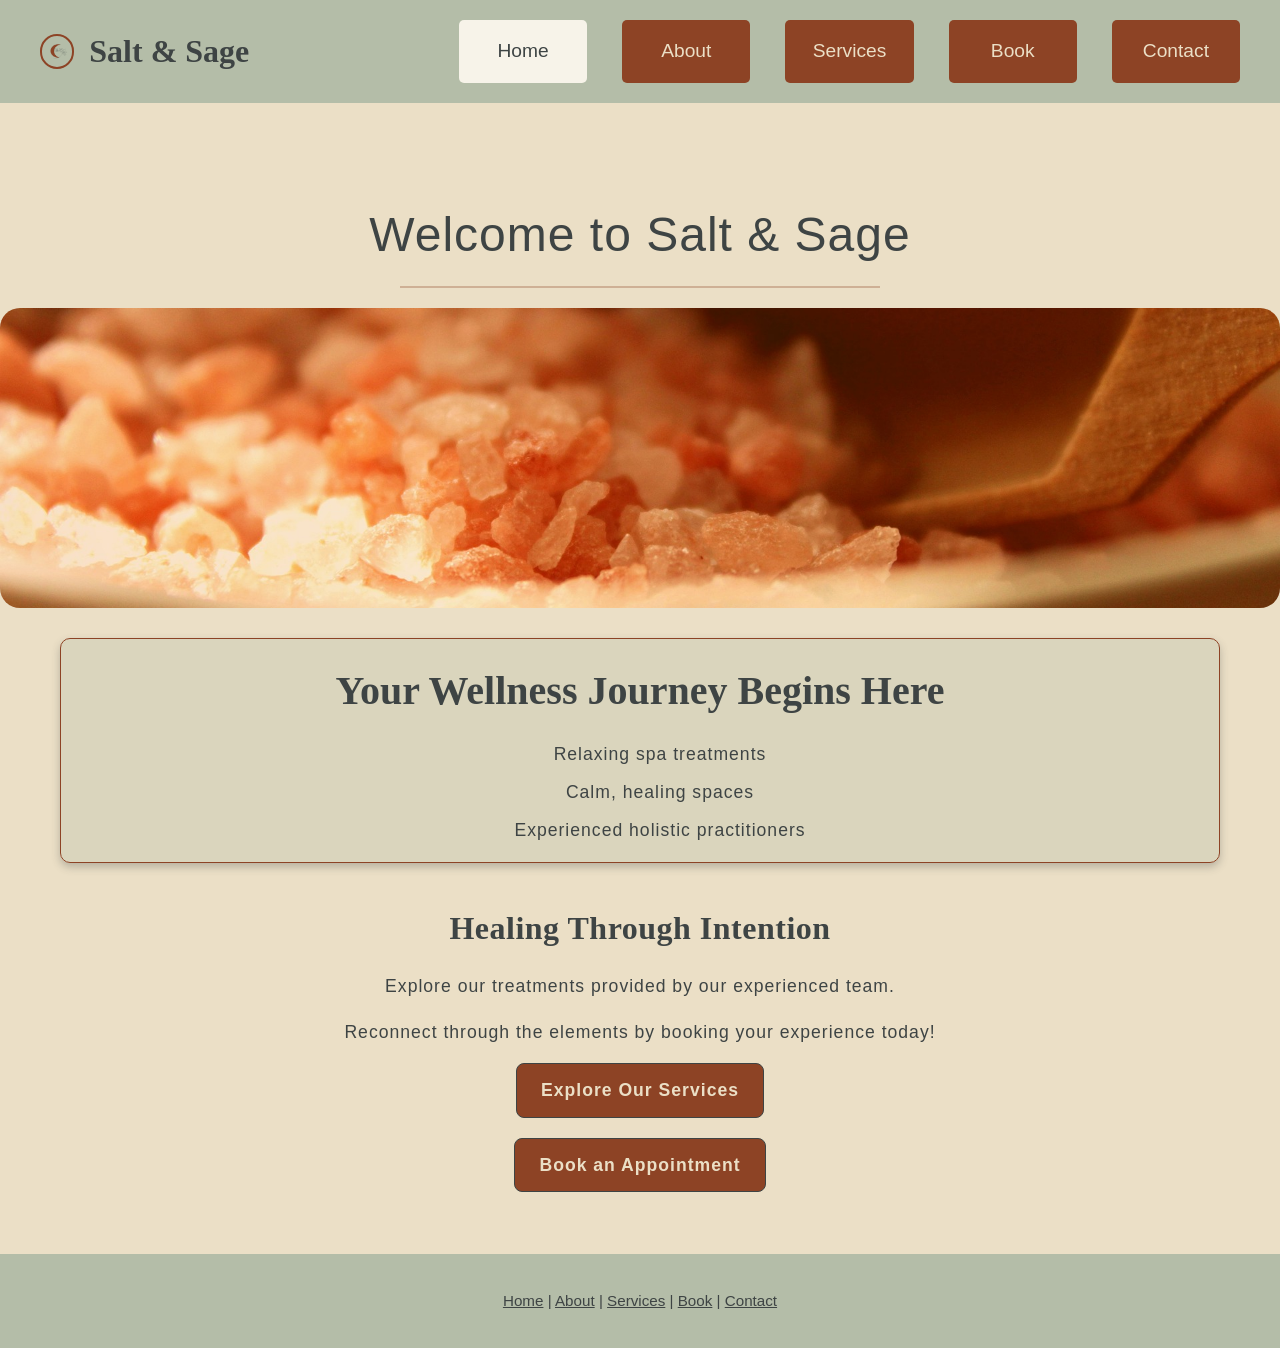
<file: index.html>
<!doctype html>
<html lang="en">
<head>
	<meta charset="utf-8">
	<link rel="stylesheet" href="stylesheet.css">
	<style>
		.welcome-box {
			box-shadow: 0 4px 8px rgba(62, 68,68, 0.3);
		}
		.hero img {
			border-radius: 20px;
		}
	</style>
	<title>Salt & Sage | Home</title>
</head>

<body>
	<header role="banner">
		<div class="header-container">
			<div class="branding">
				<img alt="Salt &amp; Sage logo" class="logo-img" src="images/logo.png"/>
				<div class="site-title stacked-title">
					<h1 class="stacked-title">
						<span>Salt</span>
						<span>&amp;</span>
						<span>Sage</span>
					</h1>
				</div>

			</div>

   			<nav aria-label="Main Navigation" class="main-nav" role="navigation">
				<ul>
        				<li><a href="index.html" id="current-page">Home</a></li>
					<li><a href="about.html">About</a></li>
					<li><a href="services.html">Services</a></li>
					<li><a href="book.html">Book</a></li>
					<li><a href="contact.html">Contact</a></li>
				</ul>
			</nav>
		</div>
	</header>

	<main role="main">
		<section class="hero">
			<h2>Welcome to Salt &amp; Sage</h2>

			<section class="hero-banner">
				<img alt="Bath Salt Photo" src="images/bath-salt-homepage.jpg"/>
			</section>
		</section>

		<section class="welcome-box">
			<h2>Your Wellness Journey Begins Here</h2>
			<div class="centered-block">
				<ul>
					<li> Relaxing spa treatments</li>
					<li> Calm, healing spaces </li>
					<li> Experienced holistic practitioners</li>
				</ul>
			</div>
		</section>
	
		<section class="features">
			<h3>Healing Through Intention</h3>
			<div class="centered-block">
				<p> Explore our treatments provided by our experienced team. </p>
				<p>Reconnect through the elements by booking your experience today!</p>
			</div>
		</section>
			

		<section class="cta-services">
			<div class="centered-block">
				<a href="services.html"> Explore Our Services</a>
			</div>
		</section>


		<section class="cta-book">
			<div class="centered-block">
				<a href="book.html">Book an Appointment</a>
			</div>
		</section>
	</main>

	 <footer role="contentinfo">
		<nav aria-label="Main Navigation" role="navigation">
   			 <p>
     				<a href="index.html">Home</a> |
      				<a href="about.html">About</a> |
      				<a href="services.html">Services</a> |
      				<a href="book.html">Book</a> |
      				<a href="contact.html">Contact</a>
   			</p>
		</nav>
 	 </footer>
</body>
</html>
</file>
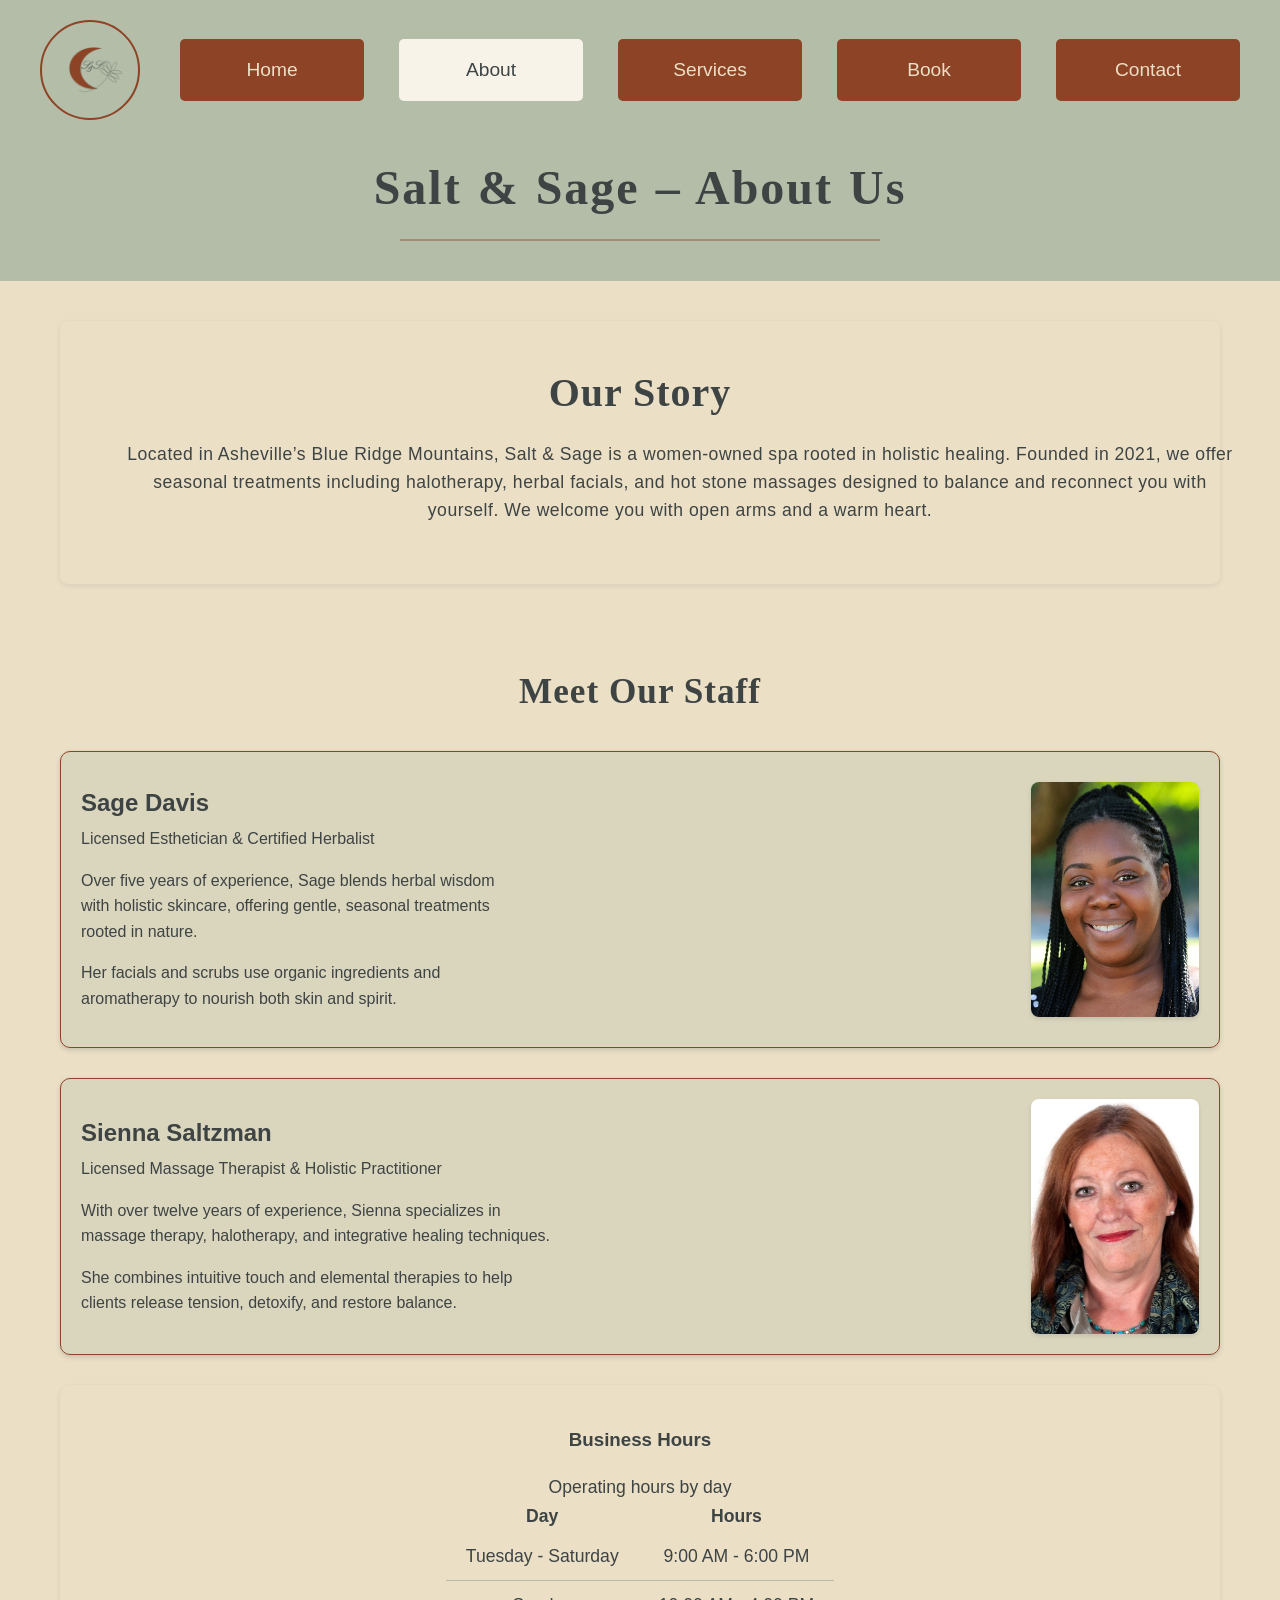
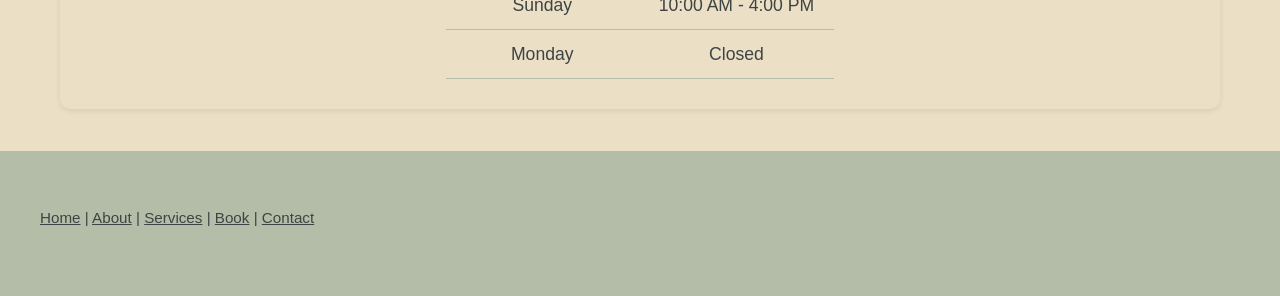
<file: about.html>
<!doctype html> 
<html lang="en">
<head>
	<meta charset="utf-8">
	<link rel="stylesheet" href="stylesheet.css">
	<title>About | Salt & Sage</title>
</head>

<body class="secondary-page">

	<!-- Top Navigation -->
	<nav role="navigation" aria-label="Main Navigation">
		<img src="images/logo.png" alt="Salt & Sage logo" class="logo-img">
		<ul>
			<li><a href="index.html">Home</a></li>
			<li><a href="about.html" id="current-page">About</a></li>
			<li><a href="services.html">Services</a></li>
			<li><a href="book.html">Book</a></li>
			<li><a href="contact.html">Contact</a></li>
		</ul>
	</nav>

	<!-- Header Section -->
	<header role="banner">
		<h1>Salt & Sage – About Us</h1>
	</header>

<main class="about-main" role="main">
	<div class="about-container">
		<section class="about-story">
			<h2>Our Story</h2>
			<p>
			Located in Asheville’s Blue Ridge Mountains, Salt & Sage is a women-owned spa rooted in holistic healing. Founded in 2021, we offer seasonal treatments including halotherapy, herbal facials, and hot stone massages designed to balance and reconnect you with yourself. We welcome you with open arms and a warm heart.
			</p>
		</section>
	</div>

	<!-- Meet Our Staff Section -->
	<section class="staff-section">
		<h2>Meet Our Staff</h2>

		<article class="staff-bio">
			<div class="staff-content">
				<div class="staff-text">
					<h3>Sage Davis</h3>
					<p>Licensed Esthetician & Certified Herbalist</p>
					<p>Over five years of experience, Sage blends herbal wisdom <br>with holistic skincare, offering gentle, seasonal treatments <br>rooted in nature.</p>
					<p>Her facials and scrubs use organic ingredients and <br>aromatherapy to nourish both skin and spirit. </p> 
				</div>
				<img src="images/sage-davis-about.jpg" alt="Portrait of Sage Davis, Esthetician and Herbalist" class="staff-img">
			</div>
		</article>

		<article class="staff-bio">
			<div class="staff-content">
				<div class="staff-text">
					<h3>Sienna Saltzman</h3>
					<p>Licensed Massage Therapist & Holistic Practitioner</p>
					<p>With over twelve years of experience, Sienna specializes in <br>massage therapy, halotherapy, and integrative healing techniques.</p> 
					<p>She combines intuitive touch and elemental therapies to help <br>clients release tension, detoxify, and restore balance.</p>
				</div>
				<img src="images/sienna-saltzman-about.jpg" alt="Portrait of Sienna Saltzman, Massage Therapist" class="staff-img">
			</div>
		</article>
	</section>

	<section class="hours-section">
		<h3> Business Hours </h3>
		<table class="hours-table">
			<caption>Operating hours by day</caption>
			<thead>
				<tr>
					<th scope="col">Day</th>
					<th scope="col">Hours</th>
				</tr>
			<thead>
			<tbody>
				<tr><td>Tuesday - Saturday</td><td>9:00 AM - 6:00 PM</td></tr>
				<tr><td>Sunday</td><td>10:00 AM - 4:00 PM</td></tr>
				<tr><td>Monday</td><td>Closed</td></tr>
			</tbody>
		</table>
	</section>

</main>

	<!-- Footer Navigation -->
	<footer role="contentinfo">
		<nav role="navigation" aria-label="Footer Navigation">
			<p>
				<a href="index.html">Home</a> |
				<a href="about.html">About</a> |
				<a href="services.html">Services</a> |
				<a href="book.html">Book</a> |
				<a href="contact.html">Contact</a>
			</p>
		</nav>
	</footer>

</body>
</html>
</file>
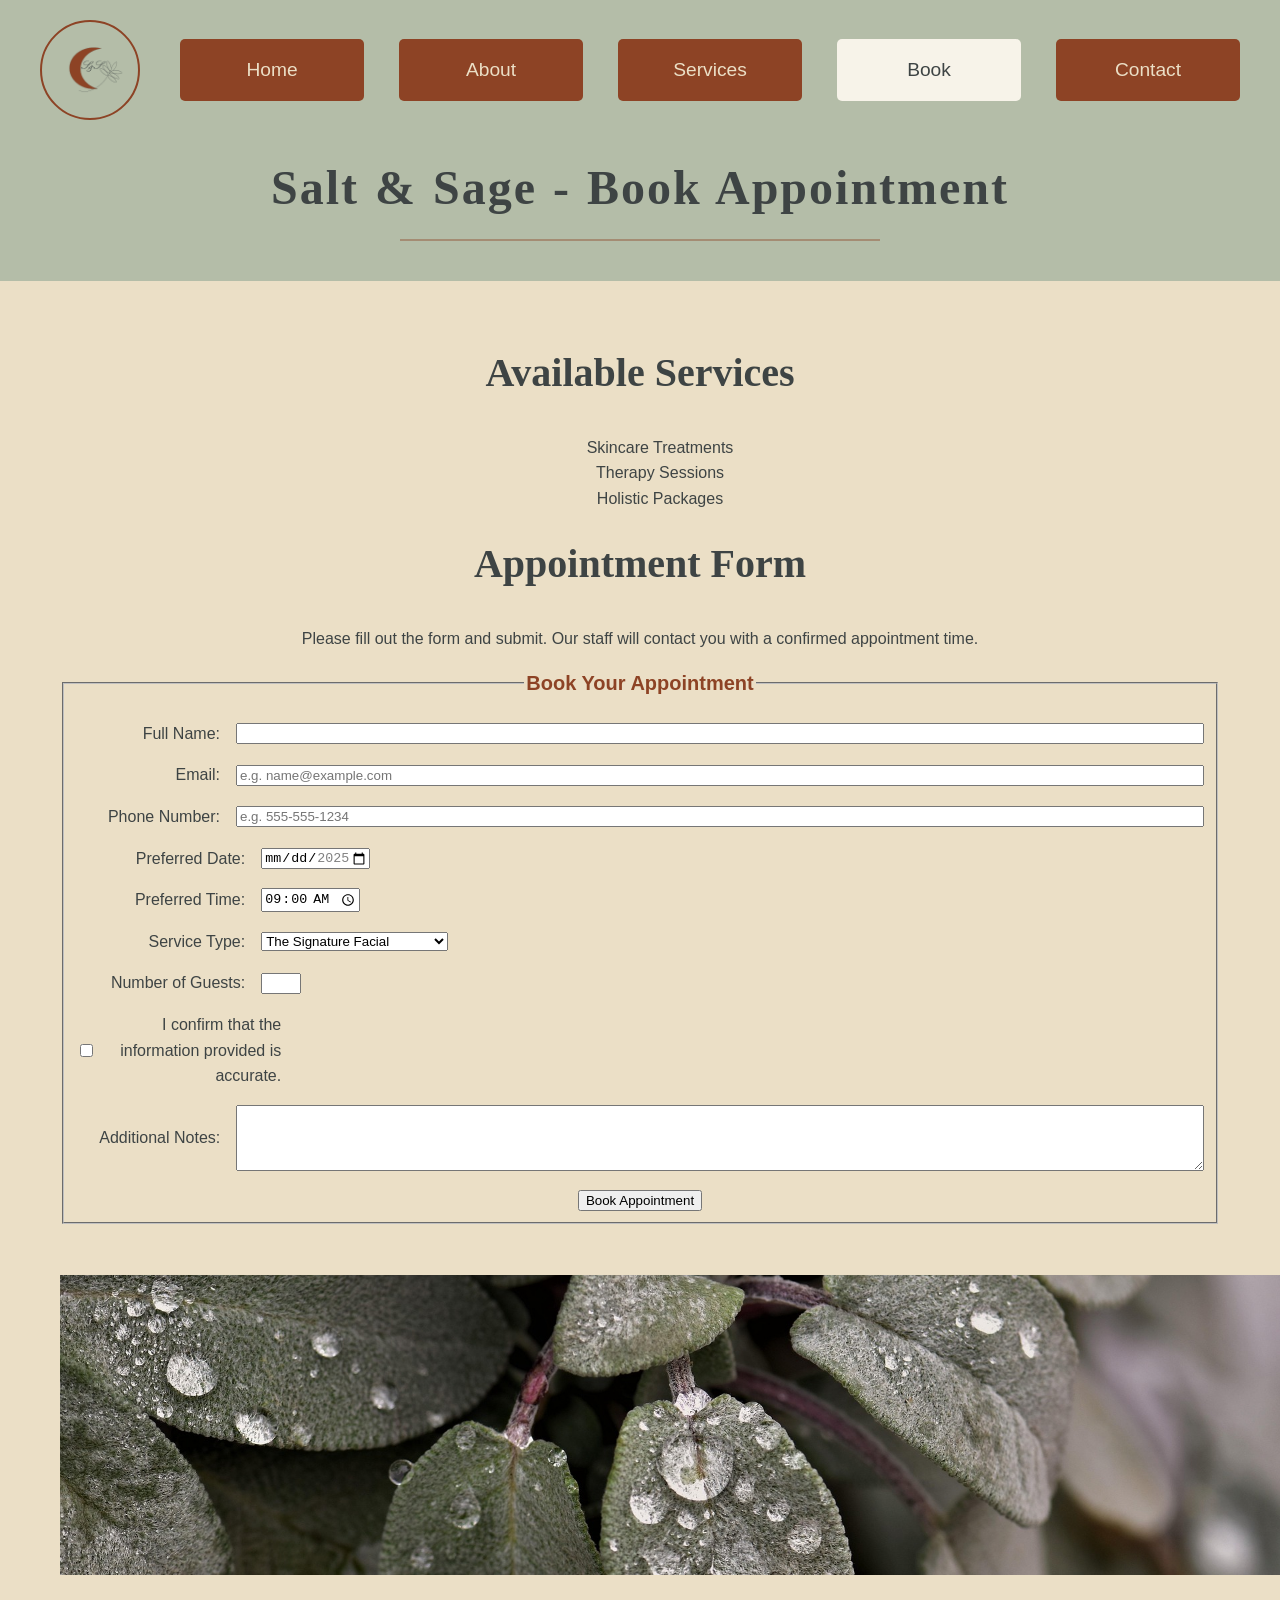
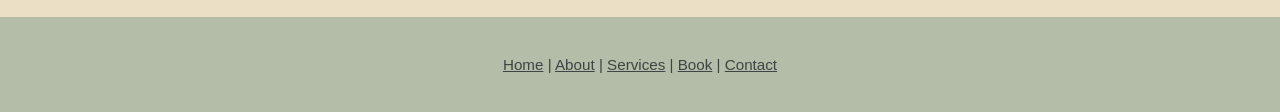
<file: book.html>
<!doctype html> 
<html lang="en">
<head>
	<meta charset="utf-8">
	<link rel="stylesheet" href="stylesheet.css">
	<title>Book | Salt & Sage</title>
</head>

<body class="secondary-page">

	<!-- Top Navigation -->
	<nav role="navigation">
		<img src="images/logo.png" alt="Salt & Sage logo" class="logo-img">
		<ul>
			<li><a href="index.html">Home</a></li>
			<li><a href="about.html">About</a></li>
			<li><a href="services.html">Services</a></li>
			<li><a href="book.html" id="current-page">Book</a></li>
			<li><a href="contact.html">Contact</a></li>
		</ul>
	</nav>

	<!-- Header Section -->
	<header role="banner">
		<h1>Salt & Sage - Book Appointment</h1>
	</header>
	
	<div class="book-page">
		<main role="main">

			<section class="book-services">
				<h2>Available Services</h2>
					<ul class="book-service">
 						<li>Skincare Treatments</li>
 						<li>Therapy Sessions</li>
  						<li>Holistic Packages</li>
					</ul>
			</section>

       			<!-- Booking Form -->
        		<section id="booking-form">
				<div class="form-wrapper">
					<h2>Appointment Form</h2>
					<p>Please fill out the form and submit. Our staff will contact you with a confirmed appointment time.</p>

					<form action="#" method="post" onsubmit="return false;">
						<fieldset>
							<legend>Book Your Appointment</legend>

							<div class="form-row">
								<label for="full-name">Full Name:</label>
 								<input type="text" id="full-name" name="full-name" required minlength="2" maxlength="50">
 							</div>

							<div class="form-row">
 								<label for="email">Email:</label>
 								<input
    									type="email"
    									id="email"
    									name="email"
    									required
    									pattern="[^@\s]+@[^@\s]+\.[^@\s]+"
    									maxlength="50"
    									placeholder="e.g. name@example.com">
							</div>

							<div class="form-row">
								<label for="phone">Phone Number:</label>
								<input
  									type="tel"
  									name="phone"
  									required
  									pattern="^\(?\d{3}\)?[-.\s]?\d{3}[-.\s]?\d{4}$"
									title="Enter a valid 10-digit phone number (e.g. 555-555-1234)"
									minlength="10"
  									maxlength="14"
  									placeholder="e.g. 555-555-1234">
							</div>

							<div class="form-row">
								<label for="appt-date">Preferred Date:</label>
								<input 
									type="date" 
									id="appt-date"
									name="preferred-date" 
									required 
									min="2025-09-23" 
									max="2025-12-31">
							</div>

							<div class="form-row">
								<label for="appt-time">Preferred Time:</label>
								<input
  									type="time"
									id="appt-time"
  									name="preferred-time"
 									required
  									min="09:00"
  									max="18:00"
 									step="1800"
  									value="09:00">
							</div>

							<div class="form-row">
								<label for="service">Service Type:</label>
								<select name="service" id="service" required>
									<optgroup label="Skincare">
										<option value="skincare-signature">The Signature Facial</option>
										<option value="skincare-scrub">Seasonal Herbal Scrub</option>
									</optgroup>
									<optgroup label="Therapy">
										<option value="therapy-stone">Hot Stone Massage</option>
										<option value="therapy-halo">Halotherapy</option>
										<option value="therapy-retreat">Seasonal Guided Retreat</option>
									</optgroup>
									<optgroup label="Packages">
										<option value="packages-signature">The Signature</option>
										<option value="packages-reset">Seasonal Reset</option>
										<option value="packages-salt-sage">The Salt &am; Sage</option>
									</optgroup>
								</select>
							</div>
						
							<div class="form-row">
  								<label for="guests">Number of Guests:</label>
  								<input type="number" id="guests" name="guests" required min="1" max="4" step="1">
							</div>

							<div class="form-row checkbox-row">
								<input type="checkbox" id="confirm" name="confirm" value="yes" required>
								<label for="confirm">I confirm that the information provided is accurate.</label>
							</div>

							<div class="form-row">
								<label for="notes">Additional Notes:</label>
								<textarea id="notes" name="notes" rows="4" cols="40" maxlength="300"></textarea>
							</div>

							<input type="submit" name="submit" value="Book Appointment">
						</fieldset>
					</form>
				</div>
			</section>

			<br><br>

        		<!-- Bottom Image Placeholder -->
        		<section>
            			<img src="images/hero-book.jpg" alt="Booking Hero" class="book-img">
        		</section>
   		 </main>
	</div>

	<!-- Footer Navigation -->
	<footer role="contentinfo">
		<p>
			<a href="index.html">Home</a> |
			<a href="about.html">About</a> |
			<a href="services.html">Services</a> |
			<a href="book.html">Book</a> |
			<a href="contact.html">Contact</a>
		</p>

	</footer>
	<script>
	document.querySelector("form").addEventListener("submit", function(event) {
 		let form = event.target;
  		let inputs = form.querySelectorAll("input, select, textarea");
  		let emptyFields = 0;

  		inputs.forEach(function(input) {
    			if (input.hasAttribute("required") && !input.value.trim()) {
      				emptyFields++;
    			}
  		});

  		let phoneInput = form.querySelector('input[name="phone"]');
  		let phonePattern = /^\(?\d{3}\)?[-.\s]?\d{3}[-.\s]?\d{4}$/;
  		let phoneValid = phonePattern.test(phoneInput.value);

  		let emailInput = form.querySelector('input[type="email"]');
  		let emailPattern = /^[^@\s]+@[^@\s]+\.[^@\s]+$/;
  		let emailValid = emailPattern.test(emailInput.value);

  		let errorMessages = [];

  		if (emptyFields > 0) {
    			errorMessages.push("Please fill all required fields.");
  		}
  		if (!phoneValid) {
   			errorMessages.push("Phone number must be valid.");
  		}
  		if (!emailValid) {
    			errorMessages.push("Email address must be valid.");
  		}

  		if (errorMessages.length > 0) {
    			event.preventDefault();
    			alert(errorMessages.join("\n"));
  		}
	
		if (errorMessages.length === 0) {
  			event.preventDefault();
  			alert("Form submitted successfully!");
		}
	});
	</script>
</body>
</html>
</file>
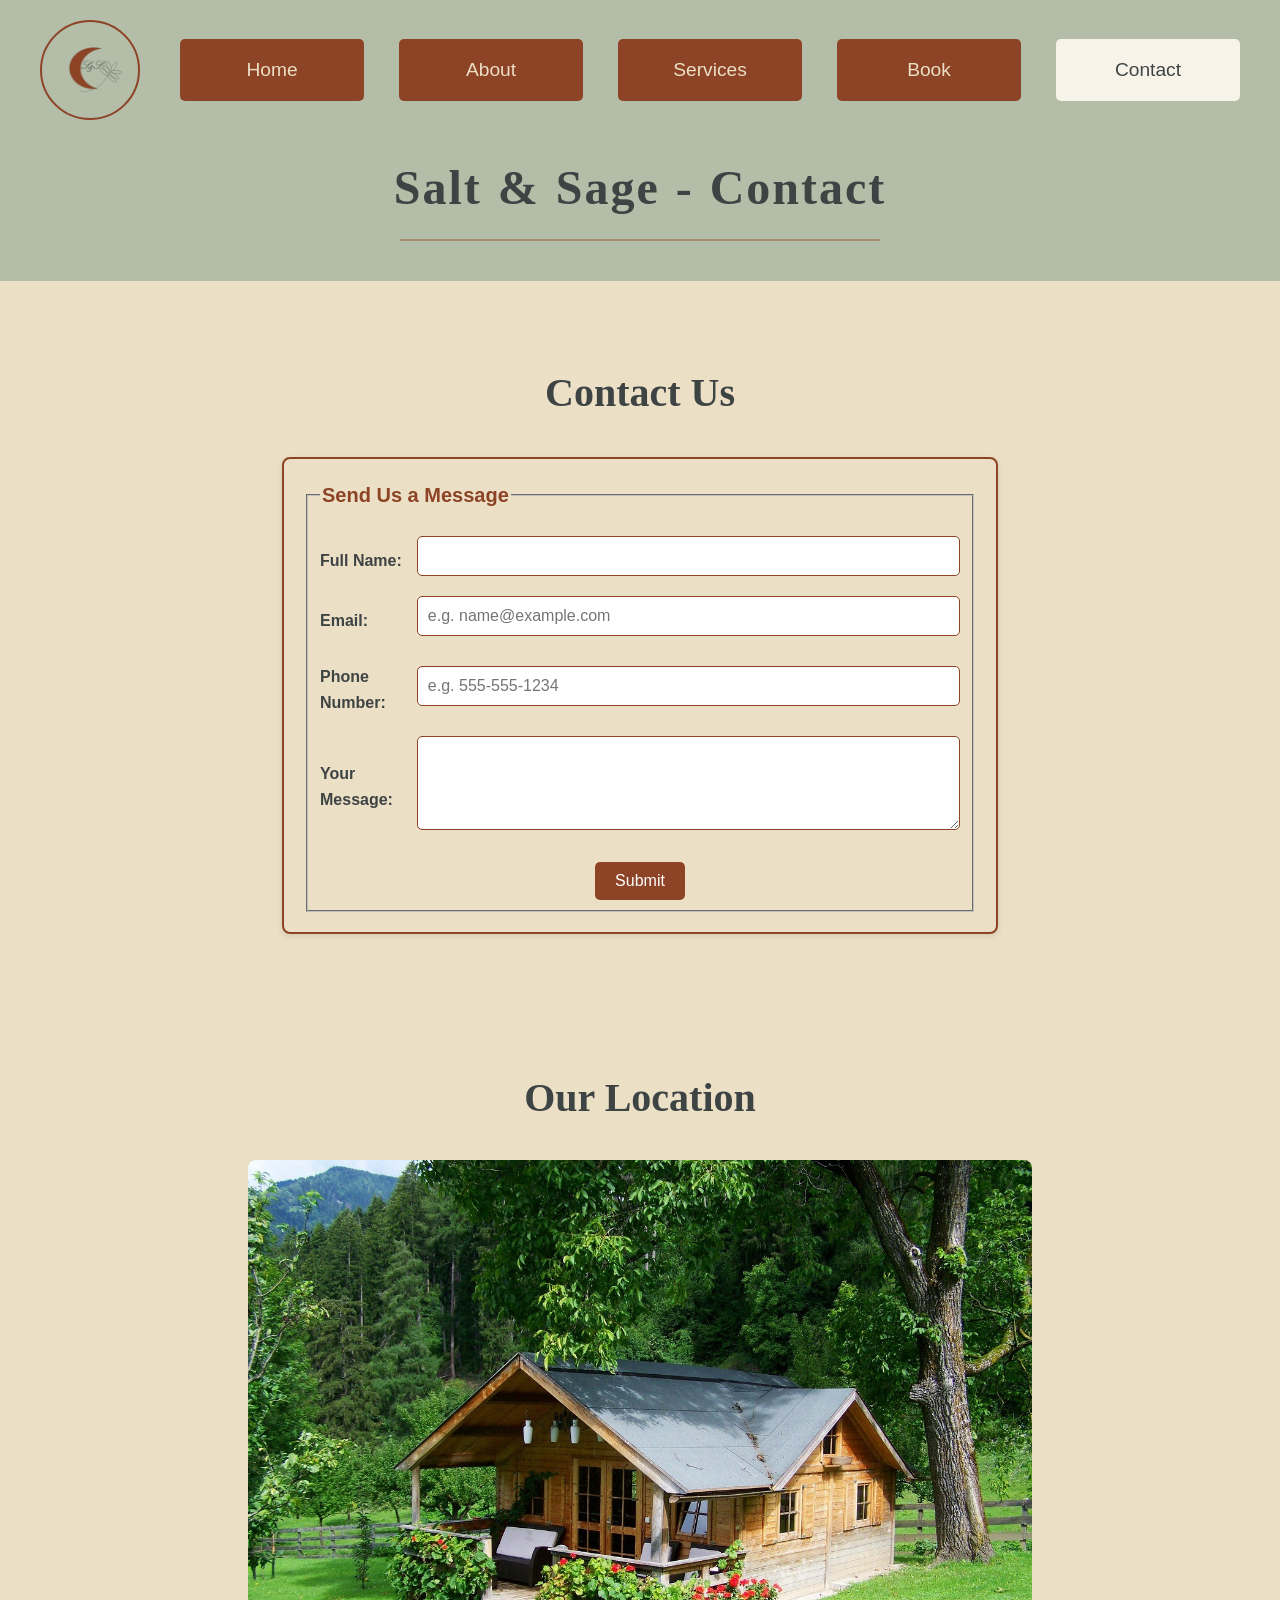
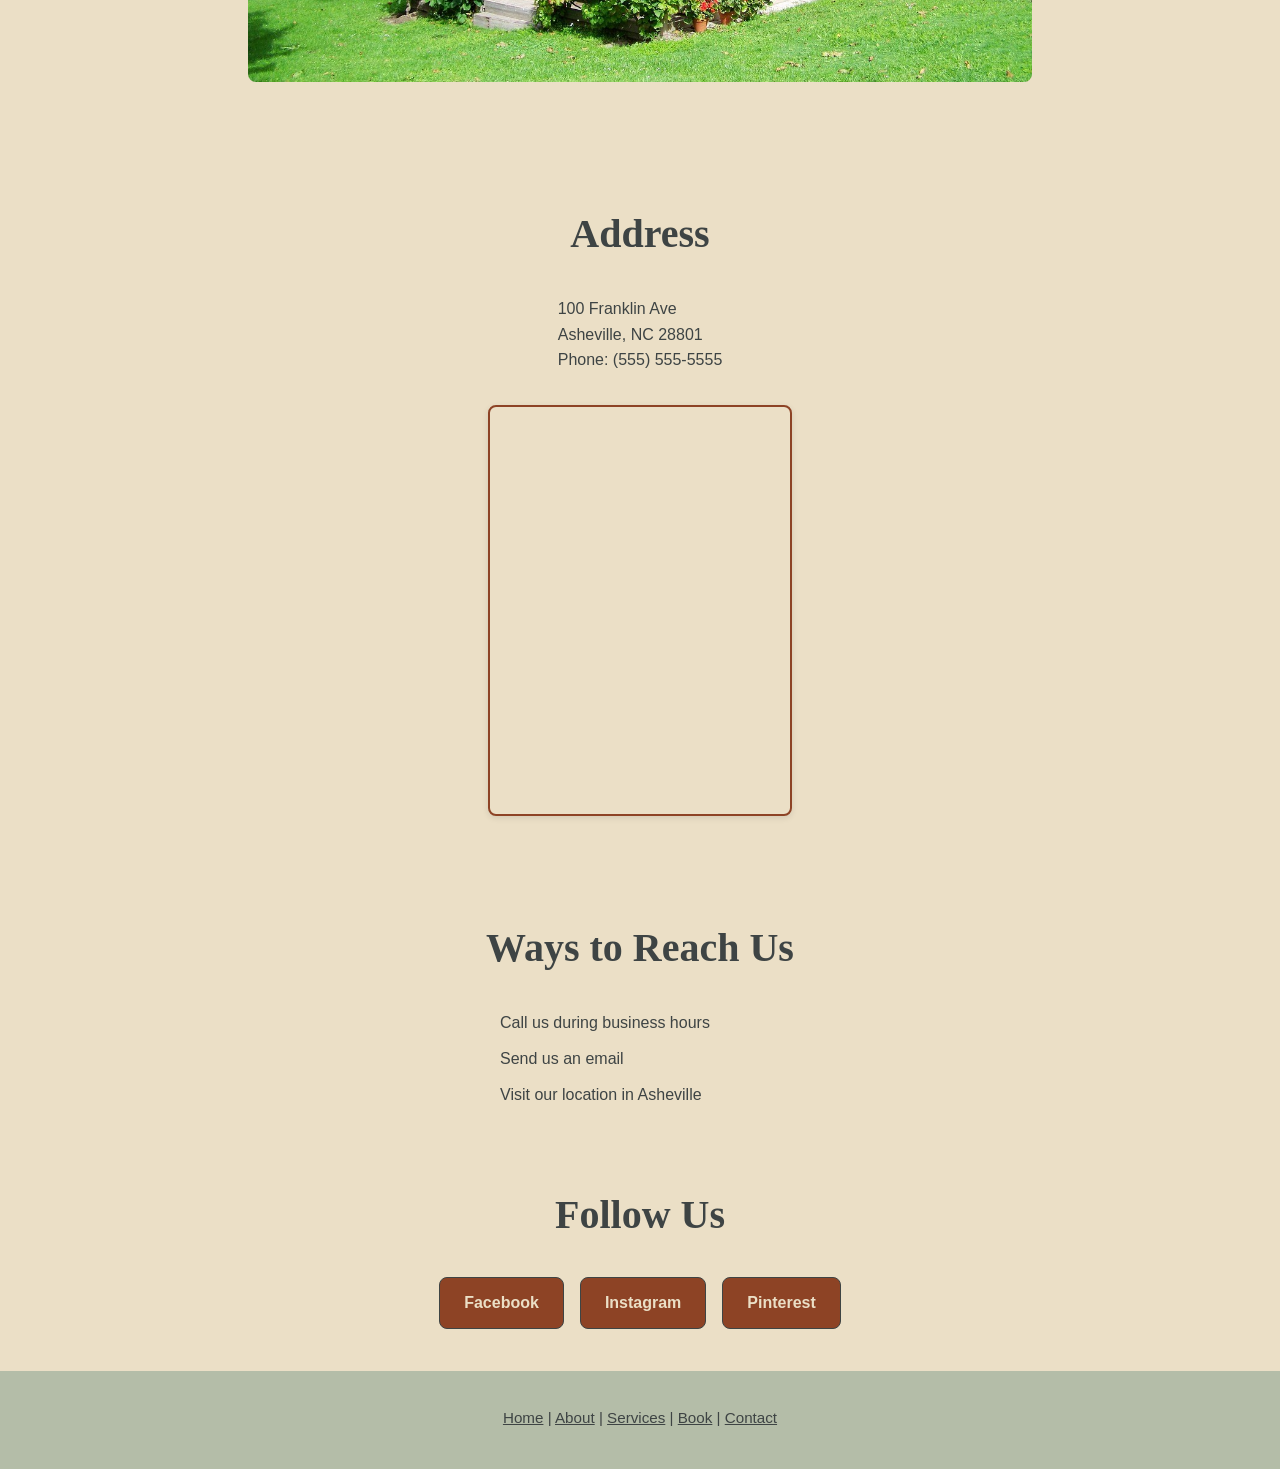
<file: contact.html>
<!doctype html>
<html lang="en">
<head>
	<meta charset="utf-8">
	<link rel="stylesheet" href="stylesheet.css">
	<title>Contact | Salt & Sage</title>
</head>

<body class="secondary-page">

	<!-- Header: Logo and Top Navigation -->
	<header role="banner">
		<nav role="navigation">
			<img src="images/logo.png" alt="Salt & Sage logo" class="logo-img">
			<ul>
				<li><a href="index.html">Home</a></li>
				<li><a href="about.html">About</a></li>
				<li><a href="services.html">Services</a></li>
				<li><a href="book.html">Book</a></li>
				<li><a href="contact.html" id="current-page">Contact</a></li>
			</ul>
		</nav>
		<h1>Salt & Sage - Contact</h1>
	</header>

	<!-- Main Content-->
	<main class="contact-main" role="main">

		<!-- Contact Form Section-->
		<section id="contact-form">
			<h2>Contact Us</h2>
			<form action="#" method="post">
				<fieldset>
					<legend>Send Us a Message</legend>

					<div class="form-row">
						<label for="full-name">Full Name:</label>
 						<input type="text" id="full-name" name="full-name" required minlength="2" maxlength="50">
					</div>
					
					<div class="form-row">
  						<label for="email">Email:</label>
 						<input
    							type="email"
    							id="email"
    							name="email"
    							required
    							pattern="[^@\s]+@[^@\s]+\.[^@\s]+"
    							maxlength="50"
    							placeholder="e.g. name@example.com">
					</div>

					<div class="form-row">
  						<label for="phone">Phone Number:</label>
  						<input
    							type="tel"
    							id="phone"
    							name="phone"
    							required
    							pattern="^\\d{3}[-.\\s]?\\d{3}[-.\\s]?\\d{4}$"
    							title="Enter a valid 10-digit phone number (e.g. 555-555-1234)"
    							minlength="10"
    							maxlength="14"
    							inputmode="numeric"
    							autocomplete="tel"
    							placeholder="e.g. 555-555-1234">
					</div>

					<div class="form-row">
						<label for="message">Your Message:</label>
						<textarea id="message" name="message" rows="4" cols="40" maxlength="300" required></textarea>
					</div>

					<input type="submit" name="submit" value="Submit">
 
				</fieldset>
			</form>
		</section>

		<!--Location Image Section-->
		<section id="location-image">
			<h2>Our Location</h2>
			<img src="images/location-contact.jpg" alt="Salt & Sage spa exterior">
		</section>

		<!-- Address Section -->
		<section id="address">
			<div class="address-wrapper">
				<h2>Address</h2>
				<p>
					100 Franklin Ave<br>
					Asheville, NC 28801<br>
					Phone: (555) 555-5555
				</p>
			</div>
			
			<div class="map-container">
				<iframe
    					src="https://www.google.com/maps/embed?pb=!1m18!1m12!1m3!1d3272.123456789!2d-82.555555!3d35.595555!2m3!1f0!2f0!3f0!3m2!1i1024!2i768!4f13.1!3m3!1m2!1s0x8859f123456789ab%3A0xabcdef123456789!2s100%20Franklin%20Ave%2C%20Asheville%2C%20NC%2028801!5e0!3m2!1sen!2sus!4v1725395799894!5m2!1sen!2sus"
   					width="100%"
    					height="400"
    					style="border:0;"
    					allowfullscreen=""
    					loading="lazy"
    					referrerpolicy="no-referrer-when-downgrade">
  				</iframe>
			</div>
		</section>
		
		<section id="contact-options">
 			<h2>Ways to Reach Us</h2>
 			 <ul>
   				 <li>Call us during business hours</li>
  				 <li>Send us an email</li>
  				 <li>Visit our location in Asheville</li>
  			</ul>
		</section>

		<!-- Social Media Links -->
		<section id="follow">
			<h2>Follow Us</h2>
			<ul>
				<li><a href="#">Facebook</a></li>
				<li><a href="#">Instagram</a></li>
				<li><a href="#">Pinterest</a></li>
			</ul>
		</section>

	</main>

	<!-- Footer Section -->
	<footer role="contentinfo">
		<!-- Footer Navigation -->
		<p>
			<a href="index.html">Home</a> |
			<a href="about.html">About</a> |
			<a href="services.html">Services</a> |
			<a href="book.html">Book</a> |
			<a href="contact.html">Contact</a>
		</p>

	</footer>
	<script>
	document.querySelector("form").addEventListener("submit", function(event) {
 		let form = event.target;
  		let inputs = form.querySelectorAll("input, select, textarea");
  		let emptyFields = 0;

  		inputs.forEach(function(input) {
    			if (input.hasAttribute("required") && !input.value.trim()) {
      				emptyFields++;
    			}
  		});

  		let phoneInput = form.querySelector('input[name="phone"]');
  		let phonePattern = /^\(?\d{3}\)?[-.\s]?\d{3}[-.\s]?\d{4}$/;
  		let phoneValid = phonePattern.test(phoneInput.value);

  		let emailInput = form.querySelector('input[type="email"]');
  		let emailPattern = /^[^@\s]+@[^@\s]+\.[^@\s]+$/;
  		let emailValid = emailPattern.test(emailInput.value);

  		let errorMessages = [];

  		if (emptyFields > 0) {
    			errorMessages.push("Please fill all required fields.");
  		}
  		if (!phoneValid) {
   			errorMessages.push("Phone number must be valid.");
  		}
  		if (!emailValid) {
    			errorMessages.push("Email address must be valid.");
  		}

  		if (errorMessages.length > 0) {
    			event.preventDefault();
    			alert(errorMessages.join("\n"));
  		}
	
		if (errorMessages.length === 0) {
  			event.preventDefault();
  			alert("Form submitted successfully!");
		}
	});
	</script>
</body>
</html>
</file>
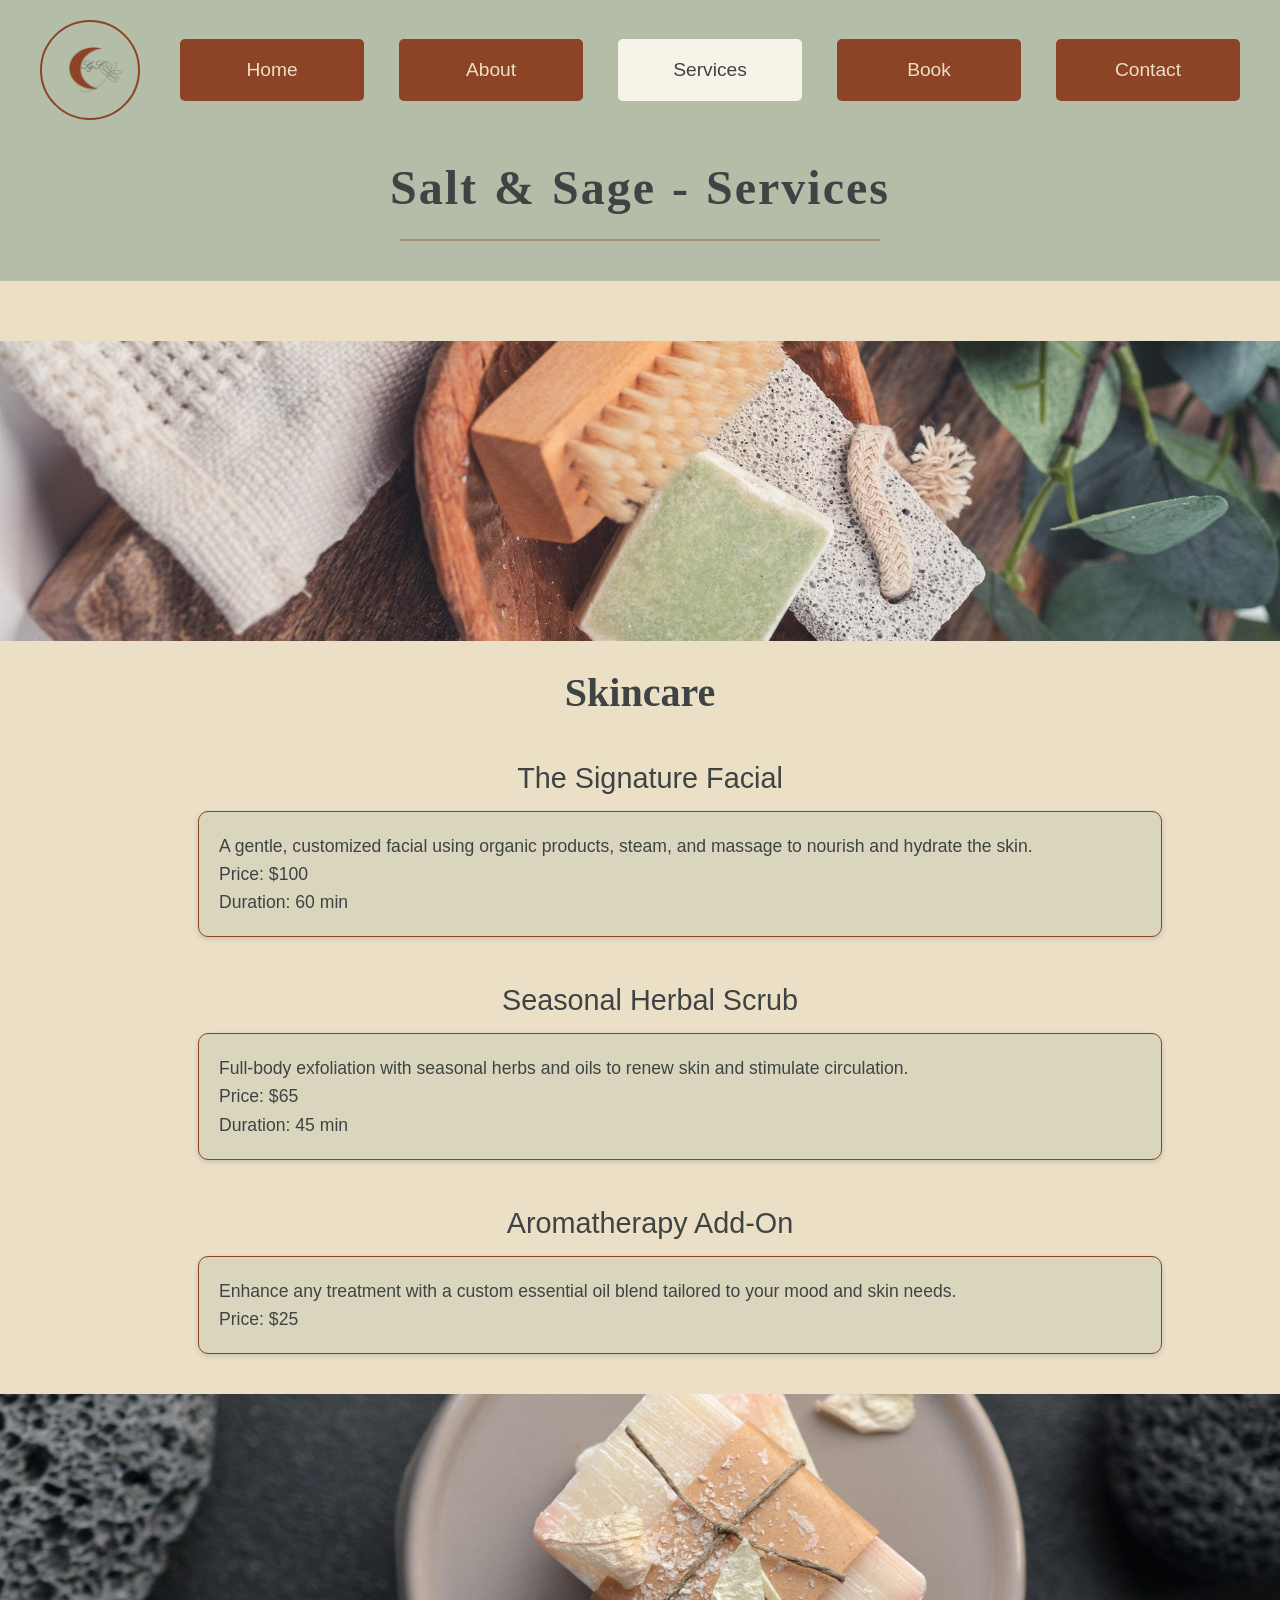
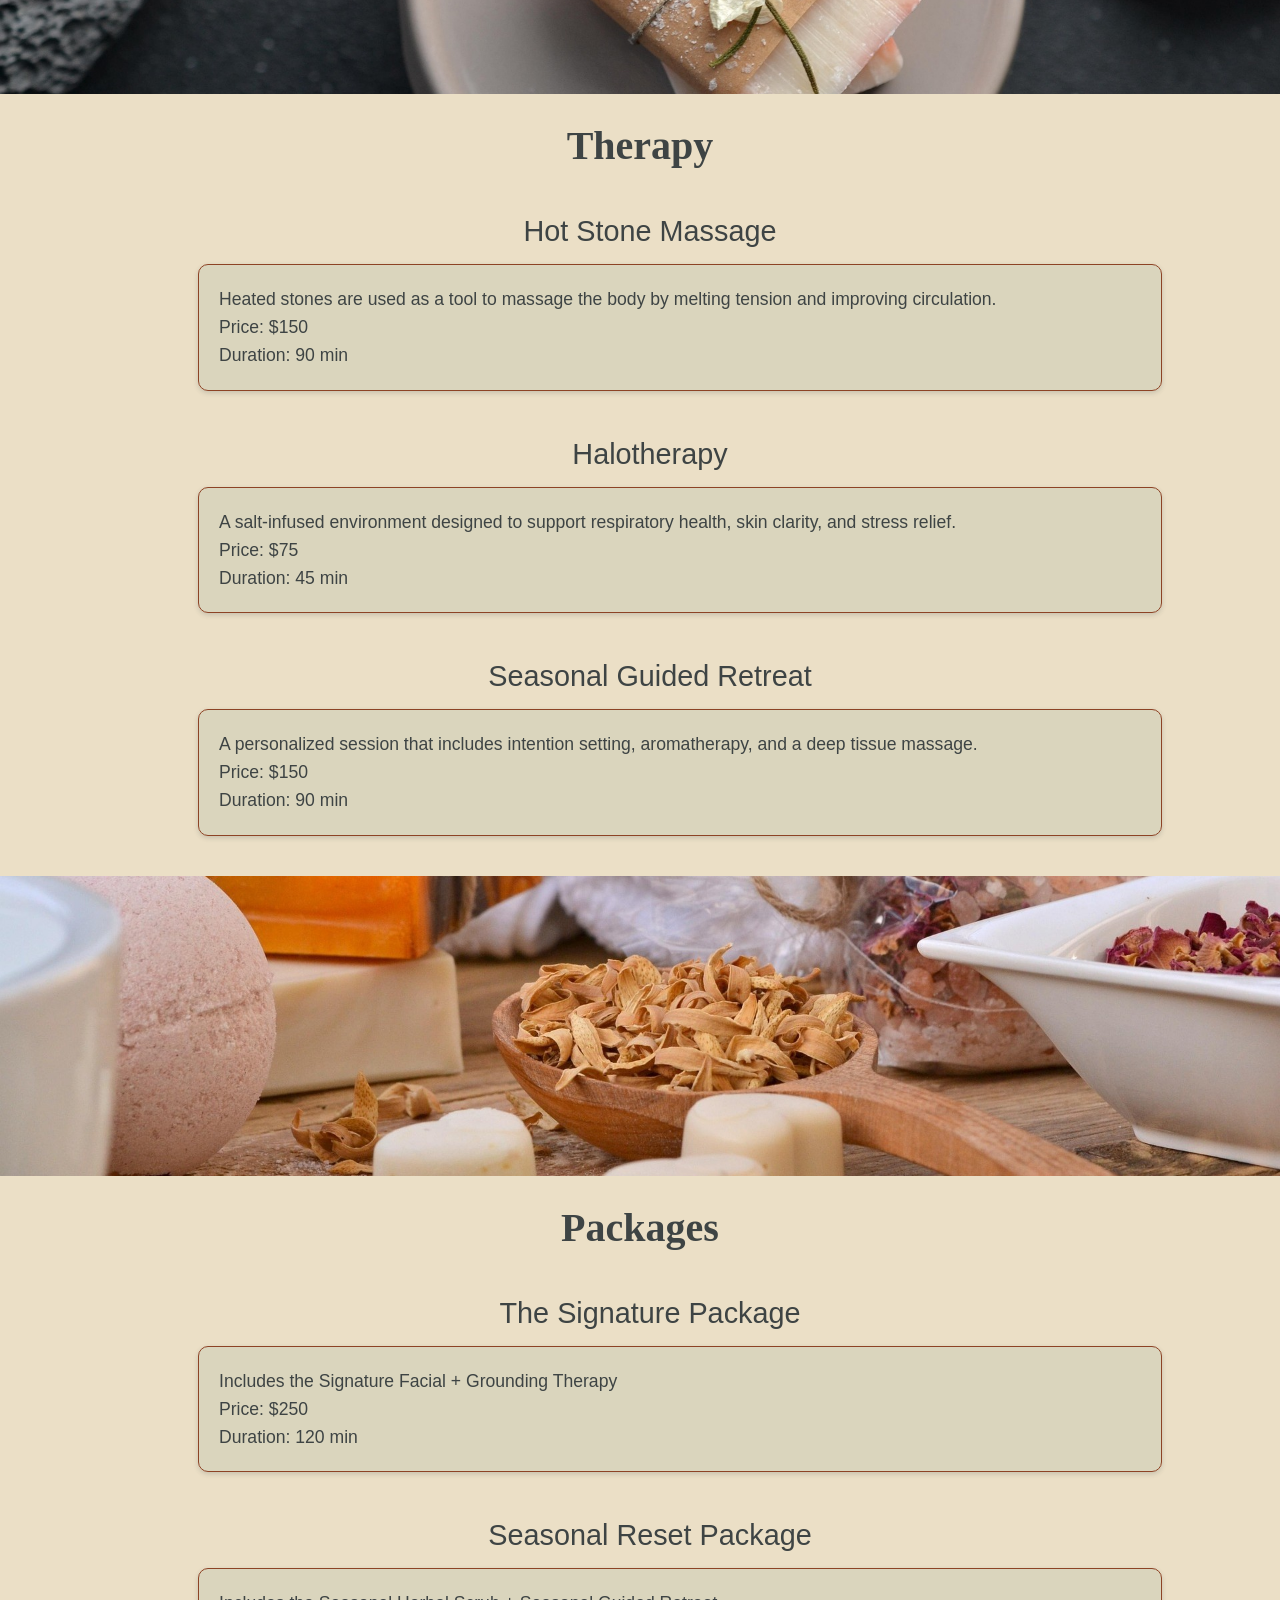
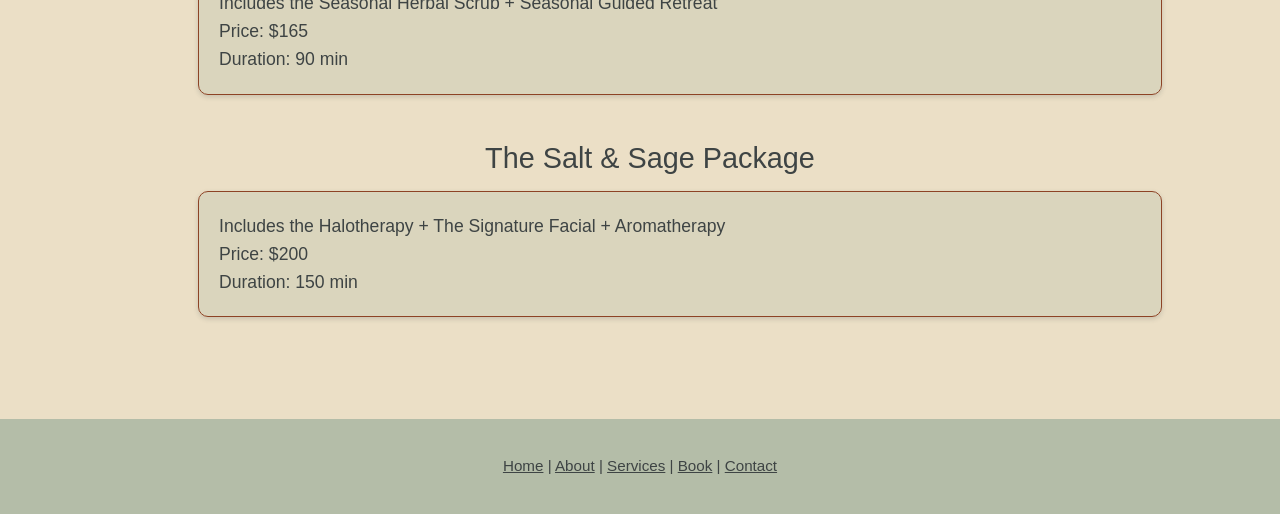
<file: services.html>
<!doctype html> 
<html lang="en">
<head>
	<meta charset="utf-8">
	<link rel="stylesheet" href="stylesheet.css">
	<title>Services | Salt &amp; Sage</title>
</head>

<body class="secondary-page">

	<!-- Top Navigation -->
	<nav aria-label="Main navigation" role="navigation">
		<img alt="Salt &amp; Sage logo" class="logo-img" src="images/logo.png"/>
		<ul aria-label="List of services" role="list">
			<li role="listitem"><a href="index.html">Home</a></li>
			<li role="listitem"><a href="about.html">About</a></li>
			<li role="listitem"><a href="services.html" id="current-page">Services</a></li>
			<li role="listitem"><a href="book.html">Book</a></li>
			<li role="listitem"><a href="contact.html">Contact</a></li>
		</ul>
	</nav>

	<!-- Header Section -->
	<header role="banner">
		<h1 aria-label="Salt &amp; Sage - Services">Salt &amp; Sage - Services</h1>
	</header>

	<main aria-label="Services content" role="main">
		<div class="services-wrapper">
			<div class="services-container">
				<!-- Skincare Section -->
				<section class="services-skincare">
					<img alt="Skincare service" class="service-img" src="images/skincare-services.jpg"/>
					<h2 aria-label="Skincare">Skincare</h2>
					<article>
						<h3 aria-label="The Signature Facial">The Signature Facial</h3>
						<ul aria-label="List of services" class="services-list" role="list">
							<li role="listitem">A gentle, customized facial using organic products, steam, and massage to nourish and hydrate the skin.</li>
							<li role="listitem">Price: $100</li>
							<li role="listitem">Duration: 60 min</li>
						</ul>
					</article>
					<article>
						<h3 aria-label="Seasonal Herbal Scrub">Seasonal Herbal Scrub</h3>
							<ul aria-label="List of services" class="services-list" role="list">
								<li role="listitem">Full-body exfoliation with seasonal herbs and oils to renew skin and stimulate circulation.</li>
								<li role="listitem">Price: $65</li>
								<li role="listitem">Duration: 45 min</li>
						</ul>
					</article>
					<article>
						<h3 aria-label="Aromatherapy Add-On">Aromatherapy Add-On</h3>
							<ul aria-label="List of services" class="services-list" role="list">
								<li role="listitem">Enhance any treatment with a custom essential oil blend tailored to your mood and skin needs.</li>
								<li role="listitem">Price: $25</li>
						</ul>
					</article>
				</section>

				<!-- Therapy Section -->
				<section class="services-therapy">
					<img alt="Therapy service" class="service-img" src="images/therapy-services.jpg"/>
					<h2 aria-label="Therapy">Therapy</h2>
					<article>
						<h3 aria-label="Hot Stone Massage">Hot Stone Massage</h3>
							<ul aria-label="List of services" class="services-list" role="list">
								<li role="listitem">Heated stones are used as a tool to massage the body by melting tension and improving circulation.</li>
								<li role="listitem">Price: $150</li>
								<li role="listitem">Duration: 90 min</li>
						</ul>
					</article>
					<article>
						<h3 aria-label="Halotherapy">Halotherapy</h3>
							<ul aria-label="List of services" class="services-list" role="list">
								<li role="listitem">A salt-infused environment designed to support respiratory health, skin clarity, and stress relief.</li>
								<li role="listitem">Price: $75</li>
								<li role="listitem">Duration: 45 min</li>
							</ul>
					</article>
					<article>
						<h3 aria-label="Seasonal Guided Retreat">Seasonal Guided Retreat</h3>
						<ul aria-label="List of services" class="services-list" role="list">
							<li role="listitem">A personalized session that includes intention setting, aromatherapy, and a deep tissue massage.</li>
							<li role="listitem">Price: $150</li>
							<li role="listitem">Duration: 90 min</li>
						</ul>
					</article>
				</section>

				<!-- Packages Section -->
				<section class="service-packages">
					<img alt="Service packages" class="service-img" src="images/packages-services.jpg"/>
					<h2 aria-label="Packages">Packages</h2>
					<article>
						<h3 aria-label="The Signature Package">The Signature Package</h3>
						<ul aria-label="List of services" class="services-list" role="list">
							<li role="listitem">Includes the Signature Facial + Grounding Therapy</li>
							<li role="listitem">Price: $250</li>
							<li role="listitem">Duration: 120 min</li>
						</ul>
					</article>
					<article>
						<h3 aria-label="Seasonal Reset Package">Seasonal Reset Package</h3>
						<ul aria-label="List of services" class="services-list" role="list">
							<li role="listitem">Includes the Seasonal Herbal Scrub + Seasonal Guided Retreat</li>
							<li role="listitem">Price: $165</li>
							<li role="listitem">Duration: 90 min</li>
						</ul>
					</article>
					<article>
						<h3 aria-label="The Salt &amp; Sage Package">The Salt &amp; Sage Package</h3>
						<ul aria-label="List of services" class="services-list" role="list">
							<li role="listitem">Includes the Halotherapy + The Signature Facial + Aromatherapy</li>
							<li role="listitem">Price: $200</li>
							<li role="listitem">Duration: 150 min</li>
						</ul>
					</article>
				</section>
			</div>
		</div>
	</main>

	<!-- Footer Navigation -->
	<footer role="contentinfo">
		<p>
			<a href="index.html">Home</a> |
			<a href="about.html">About</a> |
			<a href="services.html">Services</a> |
			<a href="book.html">Book</a> |
			<a href="contact.html">Contact</a>
		</p>
	</footer>
</body>
</html>
</file>
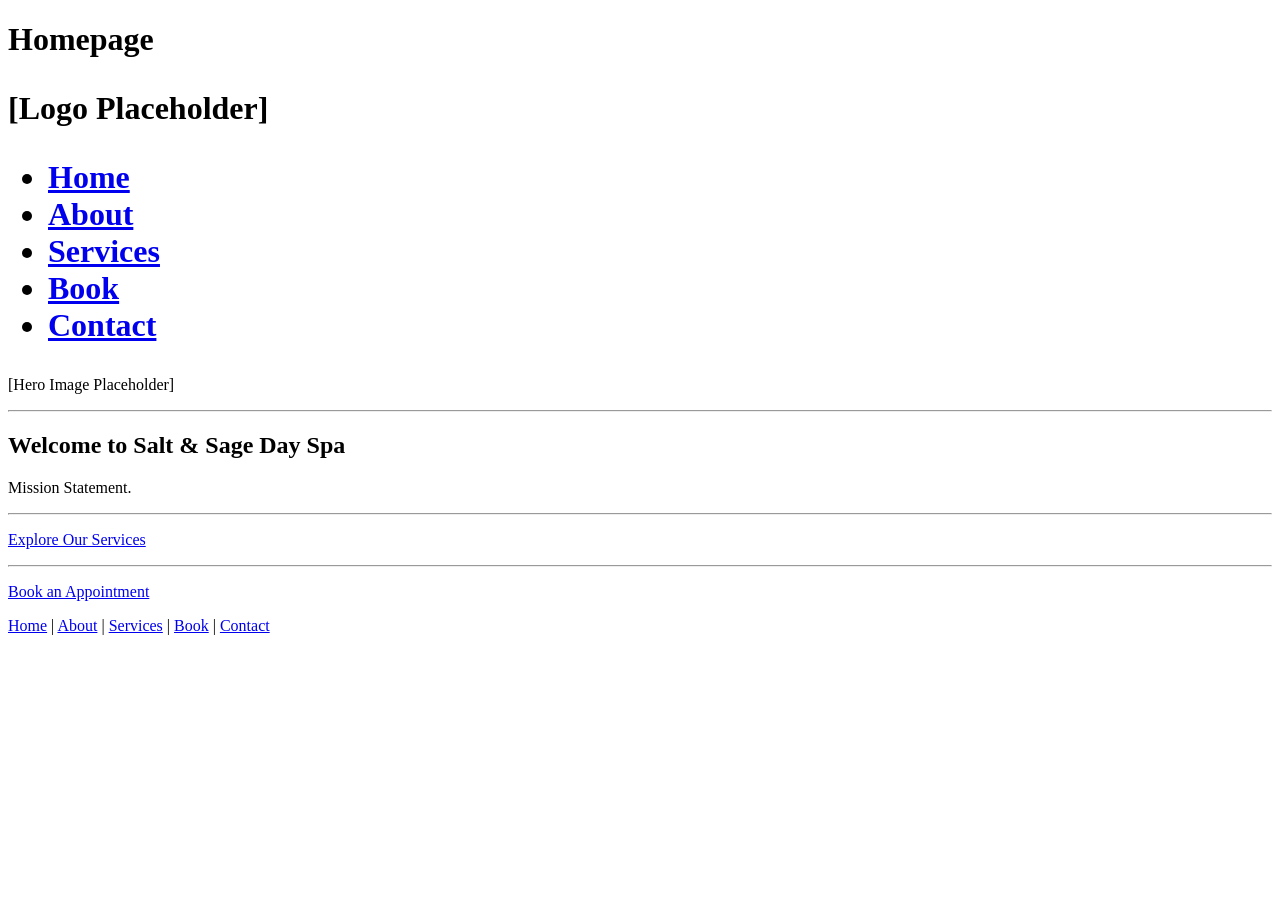
<file: template.html>
<!doctype html>
<html lang="en">
<head>
  <meta charset="utf-8">
  <title>Salt & Sage | Home</title>
</head>

<body>
  <header>
	<h1>Homepage</hi>

	<div class="logo">
		<p>[Logo Placeholder]</p>
	</div>

    <nav>
      <ul>
        <li><a href="index.html">Home</a></li>
        <li><a href="about.html">About</a></li>
        <li><a href="services.html">Services</a></li>
        <li><a href="book.html">Book</a></li>
        <li><a href="contact.html">Contact</a></li>
      </ul>
    </nav>
  </header>

<main>
	<section class="hero">
		<!--Placeholder for image-->
		<p>[Hero Image Placeholder]</p>
	</section>

	<hr>

	<section class="welcome">
		<h1>Welcome to Salt & Sage Day Spa</h1>
		<p> Mission Statement. </p>
	</section>

	<hr>

	<section class="cta-services">
		<p><a href="services.html"> Explore Our Services</a></p>
	</section>

	<hr>

	<section class="cta-book">
		<p><a href="book.html">Book an Appointment</a></p>
	</section>
</main>

 <footer>
	<nav>
   		 <p>
     			<a href="index.html">Home</a> |
      			<a href="about.html">About</a> |
      			<a href="services.html">Services</a> |
      			<a href="book.html">Book</a> |
      			<a href="contact.html">Contact</a>
   		</p>
	</nav>
  </footer>
</body>
</html>
</file>
<file: stylesheet.css>
@charset "utf-8";
:root {
	--primary-color: #b4bda8;
	--accent-color: #8d4325;
	--accent-light: #c47a61;
	--contrast-color: #3e4444;
	--highlight-color: #ebdfc6;
	--highlight-light: #f7f3e9;
}

/* Body */
body {
	background-color: var(--primary-color);
	color: var(--contrast-color);
	font-family: 'Segoe UI', sans-serif;
	margin:0;
	padding: 0;
	line-height: 1.6;
}

/* Header */
header {
	background-color: var(--primary-color);
	color: var(--contrast-color);

}

/* Header Container */
.header-container {
	display: flex;
	justify-content: space-between;
	align-items: center;
	padding: 20px 40px;
	background-color: var(--primary-color);
	gap: 40px;
}

.branding {
	display: flex;
	align-items: center;
	gap: 15px;
}

.stacked-title h1 {
	text-align: center;
	font-size: 2rem;
	line-height: 0.5;
	margin: 0;
}

/* Logo */
.logo-img{
	width: 8%;
	height: auto;
 	border: 2px solid var(--accent-color);
	border-radius: 50%;
	object-fit: cover;
}

/* Site Title*/
header h1 {
	font-size: 2rem;
	margin: 0;
	font-family: 'Yeseva One', serif;
	color: var(--accent-color);
}

/* Links */
a {
	color: var(--contrast-color);
}

/* Navigation */
.main-nav ul {
	list-style: none;
	display: flex;
	justify-content: space-between;
	width: 100%; 
	gap: 35px;
	margin: 0;
	padding: 0;
}

.main-nav ul li {
	flex: 1;
}

.main-nav ul li a {
	font-size: 1.2rem;
	font-weight: 600;
	display: block;
	background-color: var(--accent-color);
	text-align: center;
	padding: 16px 24px;
	color: var(--highlight-color);
	text-decoration: none;
	font-family: 'Segoe UI', sans-serif;
	font-weight: normal;
	border-radius: 5px;
	transition: background-color 0.3s ease;
}

.main-nav ul li a:hover,
#current-page,
.secondary-page nav ul li a:hover,
.secondary-page #current-page {
	background-color: var(--highlight-light);
	border-radius: 5px;
	color: var(--contrast-color);
}

.main-nav {
	flex-grow: 1;
}

/* Main */

main {
	width: 100vw; /* Full viewport width */
	max-width: none;
	margin-left: calc(-50vw + 50%);
	padding: 40px 60px;
	background-color: var(--highlight-color);
	color: var(--contrast-color);
	border-radius: 0;
	box-shadow: none;
	box-sizing: border-box;
}

	margin: 0 auto;    
	padding: 40px 60px;
	background-color: var(--highlight-color);
	color: var(--contrast-color);
	border-radius: 8px;
	box-shadow: 0 4px 8px rgba(62, 68, 68, 0.1);
	box-sizing: border-box;
}

/* Section */
section {
	background-color: var(--highlight-color);
	color: var(--contrast-color);
	margin-bottom: 20px;
	padding: 20px;
	border-radius: 10px;
}

/* Centered Block */
.centered-block {
	max-width: 60%;
	margin: 0 auto;
	text-align: left;
}

/* Article */
article {
	background-color: var(--highlight-color);
	color: var(--contrast-color);
}

/* Footer */
footer {
	background-color: var(--primary-color);
	color: var(--contrast-color);
	text-align: center;
	font-size: 0.95rem;
	font-family: 'Segoe UI', sans-serif;
	border-top: 2px solid var(--highlight-color);
	padding: 20px 0;
}

footer nav ul {
	list-style: none;
	display: flex;
	justify-content: center;
	gap: 50px;
	padding: 0;
	margin: 0 auto;
	width: fit-content;
}

footer nav ul li a {
	text-decoration: none;
	color: var(--contrast-color);
	letter-spacing: 1px;
	font-family: 'Segoe UI', sans-serif;
	font-weight: 500;
}

footer nav ul li a:hover{
	color: var(--accent-color);
	text-decoration: underline;
}

footer nav {
	margin-bottom: 10px;
}

/* Other Headers */
h1, h2, h3 {
	font-family: 'Segoe UI', sans-serif;
	color: var(--contrast-color);
	text-align: center;
	margin-top: 0.5em;
}

header h1 {
	font-size: 3.5rem;
	margin: 0;
	padding: 10px 0;
	text-align: center;
	width: 100%;
	font-family: 'Yeseva One', scripted;
	color: var(--contrast-color);
}

section h2 {
	text-align: center;
	font-size: 2.5rem;
	margin-bottom: 10px;
	font-family: 'Yeseva One', serif;
  	text-decoration: none;
  	border-bottom: none;
 	box-shadow: none;
}

.centered-header {
	font-family: 'Yeseva One', serif;
	text-align: center;
}

.centered-header + p {
	font-family: 'Segoe UI', sans-serif;
	text-align: center;
 	max-width: 60%;
 	margin: 0 auto;
	letter-spacing: 1px;
}

.centered-block {
	max-width: 60%;
	margin: 0 auto;
	text-align: center;
	letter-spacing: 1px;
	font-family: 'Segoe UI', sans-serif;
	font-size: 1.1rem;
}

.centered-block a {
	display: inline-block;
	letter-spacing: 1px;
	font-family: 'Segoe UI', sans-serif;
	font-size: 1.1rem;
}

/* Features Section */
.features ul {
	list-style: none;
	padding-left: 0px;
	margin- 0 auto;
	max-width: 60%;
	text-align: left;
	letter-spacing: 1px;
	font-family: 'Segoe UI', sans-serif;
	font-size: 2rem;
	margin-bottom: 40px;
}

.features h3 {
	font-family: 'Yeseva One', serif;
	font-size: 2rem;
	color: var(--contrast-color);
	text-align: center;
	margin-bottom: 15px;
	letter-spacing: 0.5px;
}


/* Welcome Box */
.welcome-box {
	list-style: none;
	background-color: rgba(180, 189, 168, 0.3);
	padding: 0px;
 	margin: 0 auto 20px;
	text-align: center;
	border-radius: 10px;
	border: 1px solid var(--accent-color);
	box-shadow: 0 2px 5px rgba(62, 68, 68, 0.2);
	margin-bottom: 40px;

}

.welcome-box li{
	list-style: none;
	margin-bottom: 10px;
	font-size: 1.1rem;
	letter-spacing: 1px;
	font-family: 'Segoe UI', sans-serif;
}

/* Hero Section */ 
.hero {
	text-align: center;
	padding: 30px 20px;
}

.hero img {
	width: 100vw;
	height: 300px;
	object-fit: cover;
	object-position: center;
	max-width: none;
	margin-left: calc(-50vw + 50%);
	border-radius: 0;
	display: block;
}

.hero h2 {
	font-size: 3rem;  
	font-weight: 300;
	letter-spacing: 1px;
	margin-bottom: 20px;
	color: var(--contrast-color);
	font-family: 'Segoe UI', sans-serif;
	text-align: center;
}

.hero h2::after {
	content: "";
	display: block;
	width: 10em;
	height: 2px;
	margin: 12px auto 0;
	background-color: var(--accent-color);
	opacity: 0.3;
}

/* CTA Buttons */
.cta-services a,
.cta-book a {
	display: inline-block;
	background-color: var(--accent-color);
	color: var(--highlight-color);
	padding: 12px 24px;
	border-radius: 8px;
	text-decoration: none;
	font-weight: bold;
	transition: background-color 0.3s ease;
	border: 1px solid var(--contrast-color);
	margin-bottom: 20px;
}

.cta-services a:hover,
.cta-book a:hover {
	background-color: var(--contrast-color);
	color: var(--highlight-color);
}

/* Utility */
.pg-unselectable {
	user-select: none;
	font-style: italic;
	color: var(--contrast-color);
}

/* Navigation Styling of Sub Pages*/
.secondary-page nav {
	display: flex;
	justify-content: space-between;
	align-items: center;
	padding: 20px 40px;
	background-color: var(--primary-color);
	gap: 40px;
}

.secondary-page nav ul {
	list-style: none;
	display: flex;
	justify-content: space-between;
	width: 100%;
	gap: 35px;
	margin: 0;
	padding: 0;
}

.secondary-page nav ul li {
	flex: 1;
}

.secondary-page nav ul li a {
	font-size: 1.2rem;
	font-weight: 600;
	display: block;
	background-color: var(--accent-color);
	text-align: center;
	padding: 16px 24px;
	color: var(--highlight-color);
	text-decoration: none;
	font-family: 'Segoe UI', sans-serif;
	font-weight: normal;
	border-radius: 5px;
	transition: background-color 0.3s ease;
}

.secondary-page h1 {
	font-family: 'Yeseva One', serif;
	font-size: 3rem;
	color: var(--contrast-color);
	text-align: center;
	margin-bottom: 30px;
	letter-spacing: 2px;
	word-spacing: 2px;
	position: relative;
}

.secondary-page h1::after {
	content: "";
	display: block;
	width: 10em;
	height: 2px;
	margin: 12px auto 0;
	background-color: var(--accent-color);
	opacity: 0.4;
}

/* About Page Main Container */
.about-container {
	max-width: 100%;
	margin: 0 auto;
	padding: 20px;
	border-radius: 8px;
	box-shadow: 0 2px 5px rgba(62, 68, 68, 0.1);
	background-color: var(--highlight-color);
}

/* About Header Styling */
.about-main h1 {
	font-family: 'Yeseva One', serif;
	font-size: 2.2rem;
	color: var(--contrast-color);
	text-align: center;
	margin-bottom: 20px;
	letter-spacing: 1px;
}

.about-intro {
	text-align: center;
	max-width: 80%;
	margin: 0 auto 30px;
	font-size: 1.1rem;
	letter-spacing: 1px;
	color: var(--contrast-color);
	font-family: 'Segoe UI', sans-serif;
}
.about-story {
	max-width: 100%;
	margin: 0 auto 40px;
}

.about-story h2 {
	font-family: 'Yeseva One', serif;
	font-size: 2.5rem;
	color: var(--contrast-color);
	margin-bottom: 15px;
	letter-spacing: 1px;
}

.about-story p {
	text-align: center;
	width: 100%;
	max-width: none;
	margin: 0 auto;
	padding: 0 40px;
	font-family: 'Segoe UI', sans-serif;
	font-size: 1.1rem;
	line-height: 1.6;
	letter-spacing: 0.5px;
	color: var(--contrast-color);
}

/* Staff Bio Container */
.staff-section h2 {
	font-family: 'Yeseva One', serif;
	font-size: 2.2rem;
	color: var(--contrast-color);
	text-align: center;
	margin-top: 80px;
	margin-bottom: 30px;
	letter-spacing: 1px;
}

.staff-text h3 {
	text-align: left;
	margin-bottom: 0.25rem;
	font-size: 1.5rem;
	font-weight: 600;
}

.staff-text p:first-of-type {
	font-weight: 500;
	margin-top: 0;
	margin-bottom: 0.5rem;
}

.staff-content {
	display: flex;
	align-items: center; /* vertically center image with text block */
	justify-content: space-between;
	background-color: rgba(180, 189, 168, 0.3);
	border: 1px solid var(--accent-color);
	border-radius: 10px;
	box-shadow: 0 2px 5px rgba(62, 68, 68, 0.2);
	padding: 20px;
	margin: 0 auto 30px;
	max-width: 100%;
}

/* Left column: stacked text */
.staff-text {
	flex: 1;
	text-align: left;
	color: var(--contrast-color);
	font-family: var(--body-font);
}

/* Right column: image */
.staff-img {
	width: 15%;
	height: auto;
	border-radius: 8px;
	object-fit: cover;
	box-shadow: 0 2px 4px rgba(0, 0, 0, 0.1);
	margin-left: 30px;
}

/* About Business Hours */
.hours-section {
	background-color: var(--highlight-color);
	padding: 30px 20px;
	border-radius: 10px;
	box-shadow: 0 2px 5px rgba(62, 68, 68, 0.1);
	text-align: center;
}

.hours-section h2 {
	font-size: 2.5rem;
	font-family: 'Yeseva One', serif;
	color: var(--accent-color);
	margin-bottom: 20px;
}

.hours-table {
	margin: 0 auto;
	border-collapse: collapse;
	font-family: 'Segoe UI', sans-serif;
	font-size: 1.1rem;
	color: var(--contrast-color);
}

.hours-table td {
	padding: 10px 20px;
	border-bottom: 1px solid var(--primary-color);
}

/* Services */
.service-img {
	width: 100vw;
	height: 300px;
	object-fit: cover;
	object-position: center%;
	display: block;
	margin: 0;
}

.services-list {
list-style: none;
	padding: 0;
	margin: 0;
	margin-left: 80px;
	margin-bottom: 40px;
	text-align: left;
	font-size: 1.1rem;
	line-height: 1.6;
	align-items: center;
	justify-content: space-between;
	background-color: rgba(180, 189, 168, 0.3);
	border: 1px solid var(--accent-color);
	border-radius: 10px;
	box-shadow: 0 2px 5px rgba(62, 68, 68, 0.2);
	padding: 20px;
	max-width: 100%;
}

.services-container h3 {
	text-align: center;
	margin-left: 0;
	margin-top: 30px;
	margin-bottom: 10px;
	padding-left: 20px;
	font-size: 1.8rem;
	font-weight: 500;
	color: var(--heading-color);
}

.services-wrapper {
	display: flex;
	justify-content: center;
}

.services-container {
	width: 100%;
	max-width: 90%;
	text-align: left;
	padding: 20px;
}

.services-container .service-img {
	position: relative;
	left: 50%;
	transform: translateX(-50%);
	width: 100vw;
}

/* Book */
.book-img {
	width: 100vw;
	height: 300px;
	object-fit: cover;
	object-position: center%;
	display: block;
	margin: 0;
}

.calendar-img {
	display: inline-block;
	max-width: 100%;
	 height: auto;
}

.calendar-section {
	text-align: center;
}

.book-page section {
	text-align: center;
}

.book-page .book-services {
	list-style: none;
	padding-left: 0;
	margin: 0 auto;
	text-align: center;
}

.book-page .book-service li {
	list-style: none;
	padding-left:0;
}

.book-page h2 {
	text-align: center;
	position: relative;
	margin-bottom: 30px;
}

.book-page h2::after {
	content: none;
	position: absolute;
	bottom: -10px;
	left: 50%;
	transform: translateX(-50%);
	width: 60px;
	height: 2px;
	background-color: var(--accent-color);
}

/* Contact */
.contact-main #contact-form,
.contact-main #location-image,
.contact-main #address,
.contact-main #contact-options {
	padding: 20px;
	margin-bottom: 40px;
}

.contact-main h2 {
	text-align: center;
	position: relative;
	margin-bottom: 30px;
}

.contact-main h2::after {
	content: "";
	position: absolute;
	bottom: -10px;
	left: 50%;
	transform: translateX(-50%);
	width: 6%;
	height: 2px;
}

.contact-main img {
	display: block;
	margin: 20px auto;
	max-width: 70%;
	width: 100%;
	height: auto;
	border-radius: 8px;
}

.contact-main #contact-form p {
	text-align: center;
	font-style: italic;
}

.contact-main #contact-options ul {
	list-style: none;
	padding-left: 20px;
	text-align: left;
	margin-left: calc(50% - 200px + 40px);
	max-width: 40%;
}

.contact-main #contact-options li {
	margin-bottom: 10px;
}

.contact-main #address {
	text-align: center;
	padding: 20px;
}

.contact-main #address p {
	margin: 0 auto;
	display: inline-block;
	text-align: left;
	line-height: 1.6;
}

.contact-main #address img {
	display: block;
	margin: 20px auto;
	max-width: 100%;
	height: auto;
	border-radius: 8px;
}

.contact-main #follow ul {
	list-style: none;
	padding: 0;
	margin: 0;
	display: flex;
	justify-content: center;
	gap: 16px;
}

.contact-main #follow li {
	margin: 0;
}

.contact-main #follow a {
	display: inline-block;
	background-color: var(--accent-color);
	color: var(--highlight-color);
	padding: 12px 24px;
	border-radius: 8px;
	text-decoration: none;
	font-weight: bold;
	transition: background-color 0.3s ease;
	border: 1px solid var(--contrast-color);
}

#contact-form form {
background-color: var(--highlight-color);
border: 2px solid var(--accent-color);
padding: 20px;
width: 60%;
margin: 2rem auto;
border-radius: 8px;
box-shadow: 0 2px 6px rgba(0, 0, 0, 0.1);
}

/* Contact Form */
#contact-form label {
	display: block;
	margin-top: 12px;
	font-weight: 600;
	color: var(--contrast-color);
}

#contact-form input[type="text"],
#contact-form input[type="email"],
#contact-form input[type="tel"],
#contact-form textarea {
	width: 90%;
	padding: 10px;
	margin-top: 4px;
	border: 1px solid var(--accent-color);
	border-radius: 5px;
	font-size: 1rem;
	background-color: #fff;
	color: var(--contrast-color);
}

.contact-main .form-row {
	display: flex;
	align-items: center;
	margin-bottom: 1rem;
}

.book-page .form-row {
  	display: flex;
  	align-items: center;
  	justify-content: flex-start;
  	gap: 1rem;
  	margin-bottom: 1rem;
}

.contact-main .form-row label {
	width: 15%;
	margin-top: 0; 
	margin-right: 10px;
	font-weight: 600;
	color: var(--contrast-color);
}

.book-page .form-row label {
  	font-size: 1rem;
  	color: var(--contrast-color);
  	width: 15%;
  	margin-bottom: 0;
  	text-align: right;
}

.form-row input[type="text"],
.form-row input[type="email"],
.form-row input[type="tel"],
.form-row textarea {
	width: 100%;
}

#contact-form input[type="submit"] {
	display: block;
	margin: 2rem auto 0 auto;
	background-color: var(--accent-color);
	color: #fff;
	border: none;
	padding: 10px 20px;
	font-size: 1rem;
	border-radius: 5px;
	cursor: pointer;
	transition: background-color 0.3s ease;
}

#contact-form input[type="submit"]:hover {
	background-color: var(--accent-light);
}

legend {
  	font-size: 1.25rem;
  	font-weight: bold;
  	color: var(--accent-color);
  	margin-bottom: 1rem;
}

.map-container {
  	margin-top: 1rem;
  	border: 2px solid var(--accent-color);
  	border-radius: 8px;
  	overflow: hidden;
 	 box-shadow: 0 2px 6px rgba(0, 0, 0, 0.1);
 	 background-color: var(--highlight-color);
}

#address {
  	display: flex;
  	flex-direction: column;
 	align-items: center;
  	padding: 2rem 1rem;
}

.address-wrapper {
	text-align: center;
	max-width: 100%;
	width: 100%;
	margin-bottom: 1rem;

#address h2 {
  	margin-bottom: 0.5rem;
	text-align: center;
  	color: var(--contrast-color);
  	font-size: 1.5rem;
}

/* Booking Form */
#booking-form .form-row label {
	background-color: rgba(180, 189, 168, 0.3);
	border: 1px solid var(--accent-color);
	padding: 1.5rem;
	width: 90%;
	max-width: 60%;
	margin: 0 auto;
	border-radius: 8px;
}

#booking-form .form-row input,
#booking-form .form-row select,
#booking-form .form-row textarea {
  	flex: 1;
}

#booking-form h2,
.book-services h2,
.calendar-section h2 {
	text-align: center;
	color: var(--contrast-color);
	margin-bottom: 1rem;
	text-decoration: none;
}

fieldset {
	border: 2px solid var(--primary-color);
	padding: 1.5rem;
	background-color: var(--accent-color);
}

legend {
	font-size: 1.2rem;
	font-weight: bold;
	color: var(--contrast-color);
}

.book-service {
  	list-style-type: disc;
  	padding-left: 1.5rem;
  	margin-bottom: 2rem;
}

.calendar-img {
  	display: block;
 	max-width: 100%;
  	height: auto;
  	margin: 1rem auto;
  	border: 1px solid var(--primary-color);
 	 border-radius: 6px;
}

.form-row {
  	display: flex;
  	align-items: center;
  	justify-content: flex-start;
 	margin-bottom: 1rem;
	gap: 1rem;
}

.form-row label {
	font-size: 1rem;
	color: var(--contrast-color);
 	width: 15%;
 	margin-bottom: 0;
  	text-align: right;
}

input[type="text"],
input[type="email"],
input[type="tel"],
input[type="date"],
input[type="time"],
select,
textarea {
	padding: 0.6rem;
	border: 1px solid var(--primary-color);
	border-radius: 6px;
 	background-color: #ffff;
	color: var(--contrast-color);
	font-size: 1rem;
}

input[type="checkbox"] {
	margin-right: 0.5rem;
	display: inline-block;
}

.form-row.checkbox-row {
 	 display: flex;
 	 flex-direction: row;
  	align-items: center;
  	gap: 0.5rem;
  	flex-wrap: nowrap;
  	width: 100%;
}

.form-row label[for="confirm"] {
 	white-space: nowrap;
 	font-size: 0.95rem;
  	color: var(--contrast-color);
}

input[type="submit"] {
	background-color: var(--accent-color);
  	color: var(--highlight-color);
  	padding: 0.75rem 1.5rem;
 	border: none;
  	border-radius: 6px;
  	font-weight: bold;
  	cursor: pointer;
  	display: block;
 	margin: 1rem auto 0;
  	width: fit-content;
}

h2 a {
  	text-decoration: none;
  	color: inherit;
}


a:focus,
button:focus,
input:focus,
select:focus,
textarea:focus {
	outline: 2px solid var(--accent-color);
	outline-offset: 2px;
}
</file>
